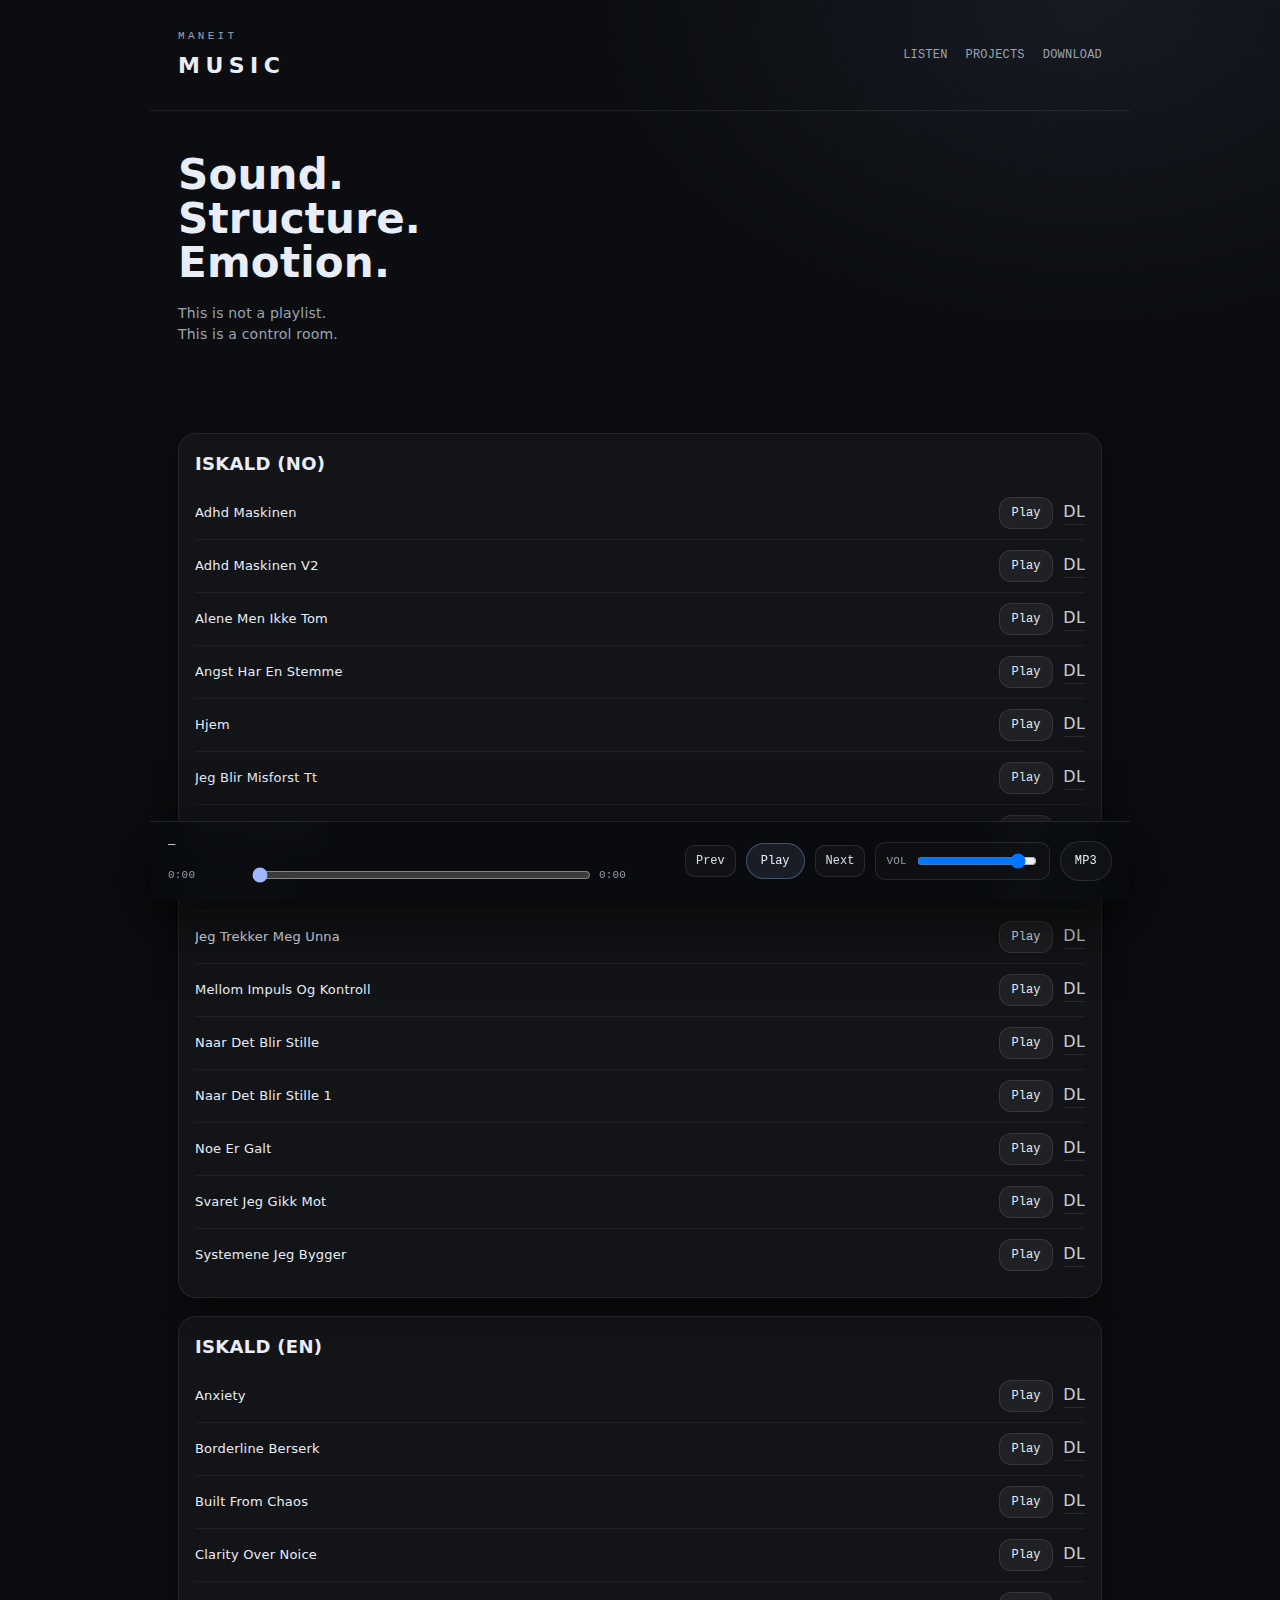
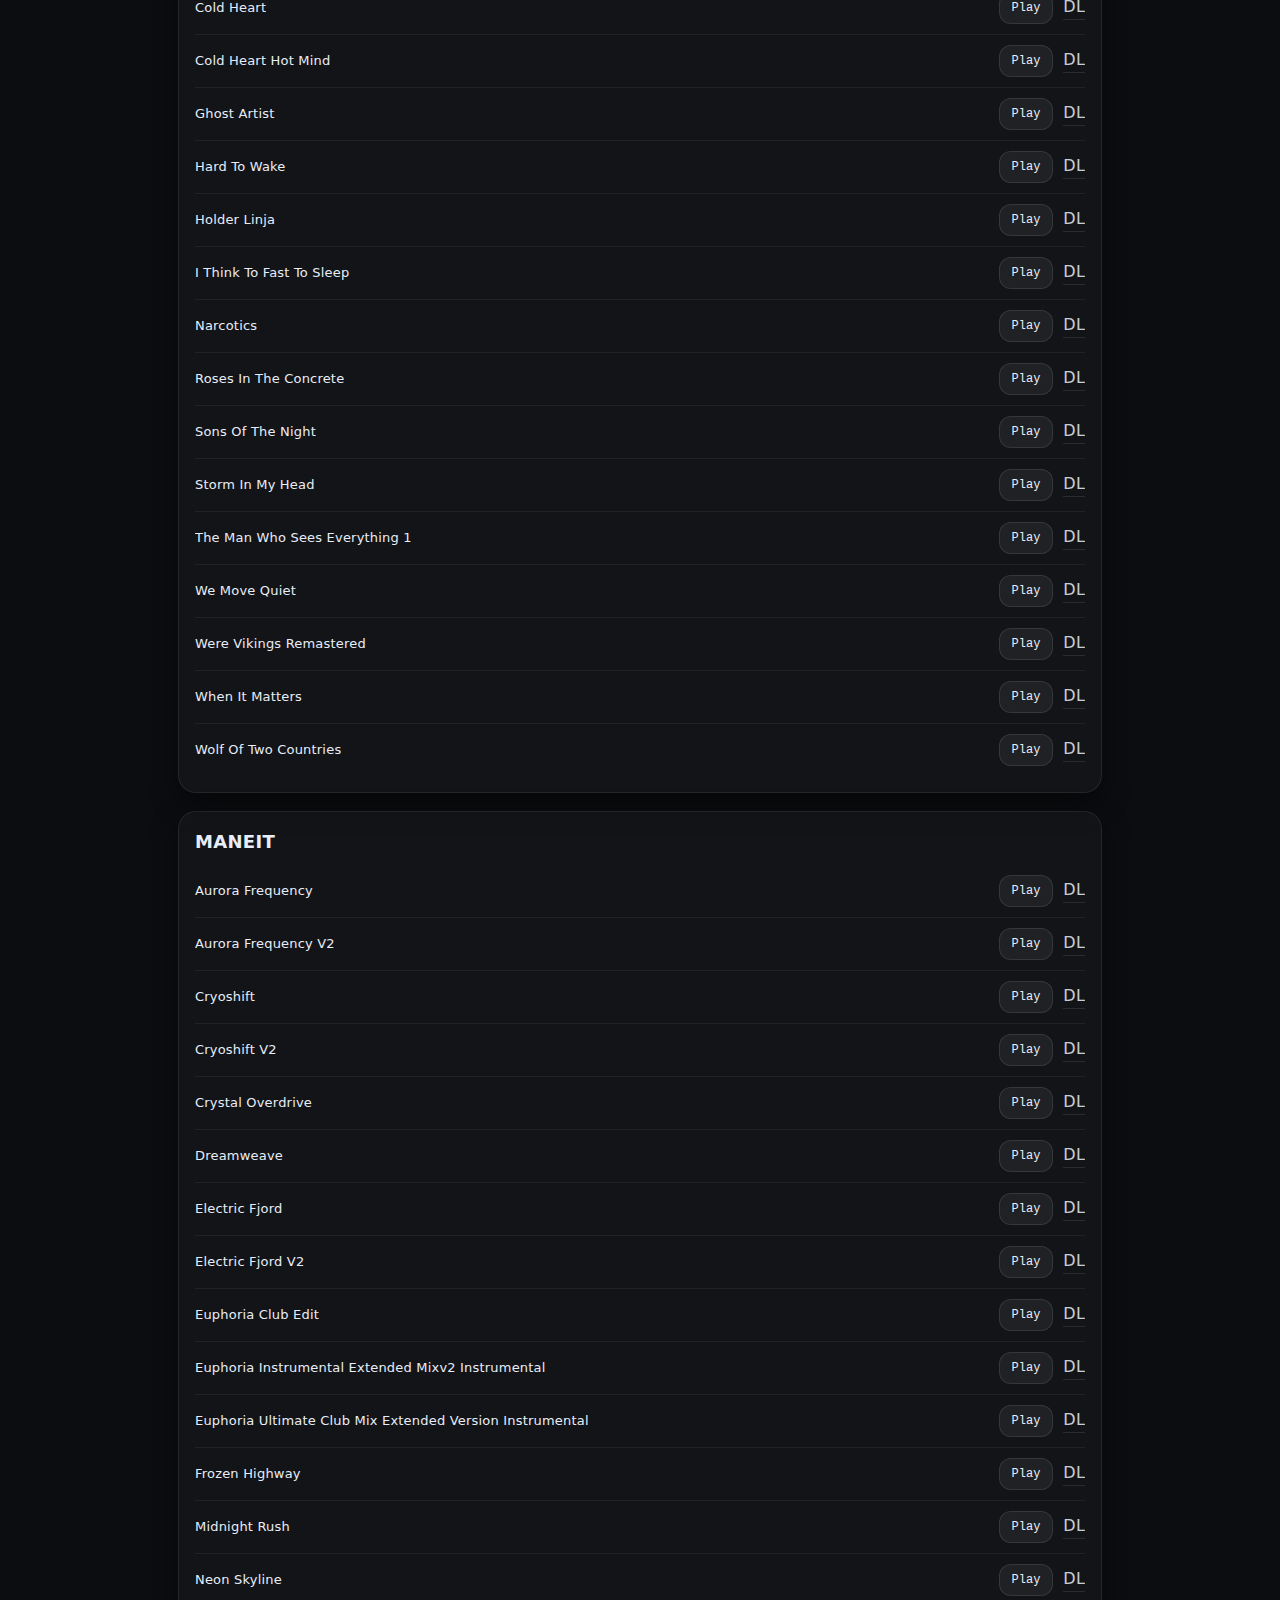
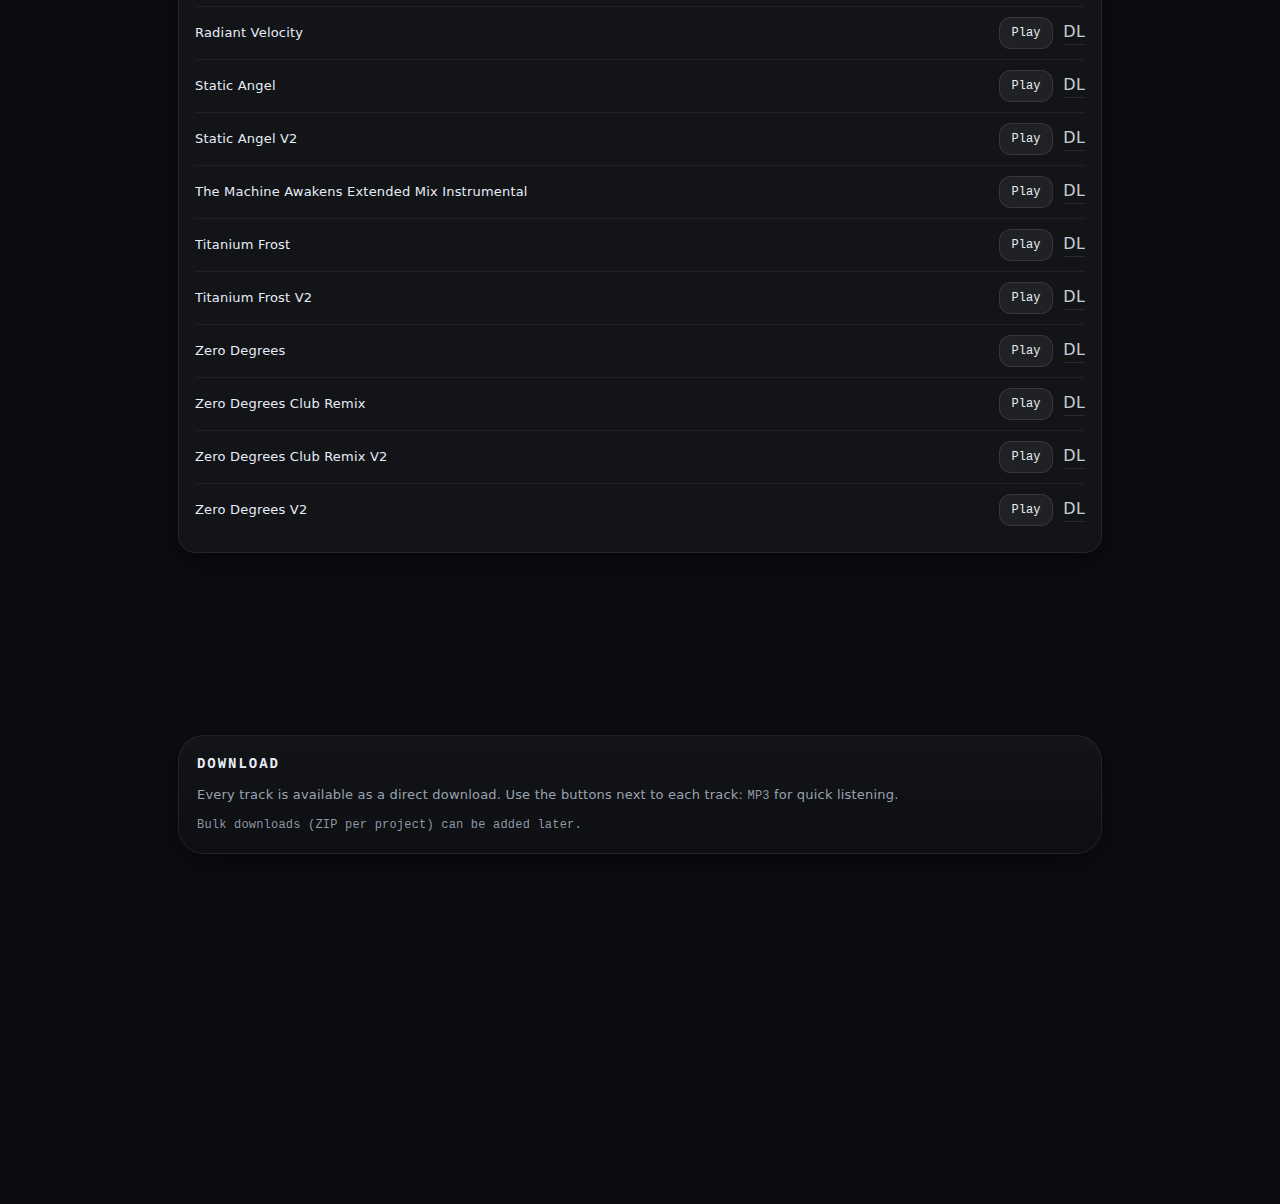
<file: index.html>
<!doctype html>
<html lang="en">
<head>
  <meta charset="utf-8" />
  <title>Maneit · Music</title>

  <meta name="viewport" content="width=device-width, initial-scale=1" />
  <meta name="description" content="Maneit Music Node — sound, structure, emotion." />

  <link rel="stylesheet" href="css/core.css" />
  <link rel="stylesheet" href="css/layout.css" />
  <link rel="stylesheet" href="css/player.css" />

  <style>
    html { scroll-behavior: smooth; }
    .anchor { scroll-margin-top: 24px; }

    .nav-link { cursor: pointer; user-select: none; }
    .nav-link:hover { color: rgba(232,237,247,0.92); }

    .download-note {
      background: linear-gradient(180deg, rgba(255,255,255,0.03), rgba(255,255,255,0.01));
      border: 1px solid var(--color-line);
      border-radius: var(--radius-lg);
      padding: var(--space-md);
      box-shadow: var(--shadow-soft);
    }
    .download-note h3 {
      font-size: 14px;
      font-family: var(--font-mono);
      letter-spacing: 0.14em;
      text-transform: uppercase;
      margin: 0 0 10px 0;
    }
    .download-note p {
      font-size: 13px;
      line-height: 1.6;
      color: var(--color-muted);
    }
    .download-note .mono {
      font-family: var(--font-mono);
      font-size: 12px;
      color: rgba(154,163,178,0.95);
    }

    /* Visible audio error banner */
    .audio-error {
      max-width: var(--max-width);
      margin: 14px auto 0;
      padding: 12px 14px;
      border-radius: var(--radius-md);
      border: 1px solid rgba(255,255,255,0.10);
      background: rgba(255, 90, 90, 0.08);
      color: rgba(232,237,247,0.92);
      font-family: var(--font-mono);
      font-size: 12px;
      display: none;
      white-space: pre-wrap;
    }
    .audio-error strong { color: rgba(255, 170, 170, 0.95); }

    /* Mini controls + volume (matches your existing look) */
    .player-right { display: flex; align-items: center; gap: 10px; flex-wrap: wrap; }

    .player-right .mini {
      border: 1px solid rgba(255,255,255,0.10);
      background: rgba(255,255,255,0.03);
      color: rgba(232,237,247,0.92);
      border-radius: 10px;
      padding: 8px 10px;
      font-family: var(--font-mono);
      font-size: 12px;
      cursor: pointer;
      user-select: none;
      transition: transform .06s ease, background .12s ease, border-color .12s ease;
      white-space: nowrap;
    }
    .player-right .mini:hover { background: rgba(255,255,255,0.06); }
    .player-right .mini:active { transform: translateY(1px); }
    .player-right .mini.on {
      border-color: rgba(110,231,255,0.35);
      background: rgba(110,231,255,0.12);
    }

    .vol {
      display: inline-flex;
      align-items: center;
      gap: 8px;
      border: 1px solid rgba(255,255,255,0.10);
      background: rgba(255,255,255,0.02);
      color: rgba(154,163,178,0.95);
      border-radius: 10px;
      padding: 8px 10px;
      font-family: var(--font-mono);
      font-size: 11px;
      white-space: nowrap;
    }
    .vol input[type="range"] { width: 120px; }

    /* Ensure last tracks aren't blocked by fixed player */
    .content { padding-bottom: 260px; }
  </style>
</head>

<body>

  <header class="site-header">
    <div class="brand">
      <div class="brand-kicker">MANEIT</div>
      <h1 class="brand-title">MUSIC</h1>
    </div>

    <nav class="site-nav">
      <span class="nav-item nav-link" data-jump="#listen">LISTEN</span>
      <span class="nav-item nav-link" data-jump="#projects">PROJECTS</span>
      <span class="nav-item nav-link" data-jump="#download">DOWNLOAD</span>
    </nav>
  </header>

  <div class="audio-error" id="audioError"></div>

  <section class="hero">
    <h2>Sound.<br>Structure.<br>Emotion.</h2>
    <p>
      This is not a playlist.<br>
      This is a control room.
    </p>
  </section>

  <main class="content">
    <div id="listen" class="anchor"></div>
    <div id="projects" class="anchor"></div>

    <!-- UI renders projects here -->
    <section class="projects" id="projectsList"></section>

    <div style="height: 18px;"></div>

    <div id="download" class="anchor"></div>
    <section class="download-note">
      <h3>Download</h3>
      <p>
        Every track is available as a direct download.
        Use the buttons next to each track:
        <span class="mono">MP3</span> for quick listening.
      </p>
      <p class="mono" style="margin-top:10px;">
        Bulk downloads (ZIP per project) can be added later.
      </p>
    </section>

    <div style="height: 90px;"></div>
  </main>

  <!-- PLAYER (stable markup) -->
  <footer class="player" id="player" hidden>
    <div class="player-inner">
      <div class="player-left">
        <div class="player-title" id="player-title">—</div>

        <div class="player-meta">
          <div class="player-time" id="time-now">0:00</div>

          <input
            class="player-progress"
            id="progress"
            type="range"
            min="0"
            max="1000"
            value="0"
            step="1"
            aria-label="Track position"
          />

          <div class="player-time" id="time-total">0:00</div>
        </div>
      </div>

      <div class="player-right">
        <button id="prevBtn" class="mini" type="button" title="Previous">Prev</button>

        <button id="playPause" class="primary" type="button">Play</button>

        <button id="nextBtn" class="mini" type="button" title="Next">Next</button>

        <label class="vol" title="Volume">
          VOL
          <input id="vol" type="range" min="0" max="1" step="0.01" value="0.9" aria-label="Volume" />
        </label>

        <a id="downloadMp3" href="#" download>MP3</a>
      </div>

      <audio id="audio" preload="metadata"></audio>
    </div>
  </footer>

  <!-- Scripts (NO inline JS) -->
  <script src="js/player.js" defer></script>
  <script src="js/ui.js" defer></script>

  <!-- Tiny nav-jump script only (safe) -->
  <script defer>
    document.querySelectorAll("[data-jump]").forEach(el => {
      el.addEventListener("click", () => {
        const sel = el.getAttribute("data-jump");
        const target = document.querySelector(sel);
        if (target) target.scrollIntoView({ behavior: "smooth", block: "start" });
      });
    });
  </script>

</body>
</html>
</file>
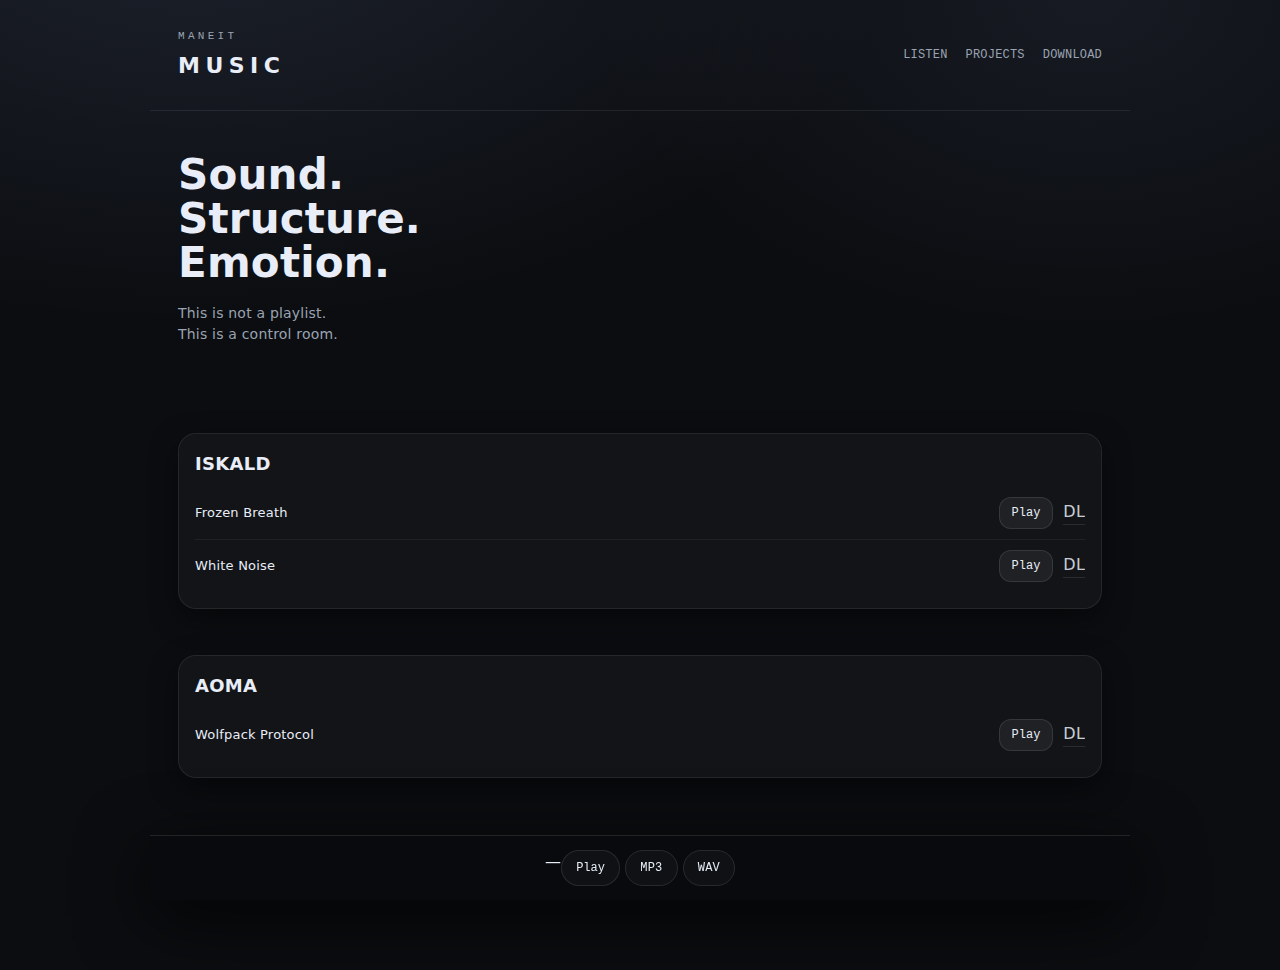
<file: public/index.html>
<!doctype html>
<html lang="en">
<head>
  <meta charset="utf-8" />
  <title>Maneit · Music</title>

  <meta name="viewport" content="width=device-width, initial-scale=1" />
  <meta name="description" content="Maneit Music Node — sound, structure, emotion." />

  <!-- Core styles -->
  <link rel="stylesheet" href="/css/core.css" />
  <link rel="stylesheet" href="/css/layout.css" />
  <link rel="stylesheet" href="/css/player.css" />
</head>

<body>

  <!-- ========================= -->
  <!-- HEADER -->
  <!-- ========================= -->
  <header class="site-header">
    <div class="brand">
      <div class="brand-kicker">MANEIT</div>
      <h1 class="brand-title">MUSIC</h1>
    </div>

    <nav class="site-nav">
      <span class="nav-item">LISTEN</span>
      <span class="nav-item">PROJECTS</span>
      <span class="nav-item">DOWNLOAD</span>
    </nav>
  </header>

  <!-- ========================= -->
  <!-- HERO -->
  <!-- ========================= -->
  <section class="hero">
    <h2>Sound.<br>Structure.<br>Emotion.</h2>
    <p>
      This is not a playlist.<br>
      This is a control room.
    </p>
  </section>

  <!-- ========================= -->
  <!-- PROJECT / TRACK LIST -->
  <!-- ========================= -->
  <main class="content">

    <section class="projects" id="projects">
      <!-- injected from tracks.json later -->
    </section>

  </main>

  <!-- ========================= -->
  <!-- PLAYER (FOCUS MODE) -->
  <!-- ========================= -->
  <footer class="player" id="player" hidden>
    <div class="player-info">
      <span id="player-title">—</span>
    </div>

    <div class="player-controls">
      <button id="playPause">Play</button>
      <a id="downloadMp3" href="#" download>MP3</a>
      <a id="downloadWav" href="#" download>WAV</a>
    </div>

    <audio id="audio"></audio>
  </footer>

  <!-- Scripts (kommer senere) -->
  <script src="/js/player.js" defer></script>
  <script src="/js/ui.js" defer></script>

</body>
</html>
</file>
<file: css/layout.css>
/* ============================= */
/* MANEIT MUSIC — LAYOUT (v2) */
/* ============================= */

/* -------- Global width control -------- */
:root {
  --max-width: 980px;
}

/* -------- Header -------- */
.site-header {
  display: flex;
  justify-content: space-between;
  align-items: center;

  padding: var(--space-lg);
  border-bottom: 1px solid var(--color-line);

  max-width: var(--max-width);
  margin: 0 auto;
}

.brand {
  display: flex;
  flex-direction: column;
  gap: 4px;
}

.brand-kicker {
  font-family: var(--font-mono);
  font-size: 11px;
  letter-spacing: 0.3em;
  color: var(--color-muted);
}

.brand-title {
  font-size: 22px;
  letter-spacing: 0.25em;
}

.site-nav {
  display: flex;
  gap: var(--space-md);
  font-family: var(--font-mono);
  font-size: 12px;
  color: var(--color-muted);
}

/* -------- Hero -------- */
.hero {
  max-width: var(--max-width);
  margin: 0 auto;

  padding: var(--space-xl) var(--space-lg);
}

.hero h2 {
  font-size: 42px;
  line-height: 1.05;
  margin-bottom: var(--space-md);
}

.hero p {
  font-size: 14px;
}

/* -------- Main content -------- */
.content {
  max-width: var(--max-width);
  margin: 0 auto;
  padding: var(--space-lg);
}

/* -------- Projects -------- */
.projects {
  display: flex;
  flex-direction: column;
  gap: var(--space-lg);
}

/* -------- Project card -------- */
.project {
  background: linear-gradient(
    180deg,
    rgba(255,255,255,0.03),
    rgba(255,255,255,0.01)
  );
  border: 1px solid var(--color-line);
  border-radius: var(--radius-lg);
  padding: var(--space-md);
  box-shadow: var(--shadow-soft);
}

.project-title {
  font-size: 18px;
  margin-bottom: var(--space-sm);
}

/* -------- Track row -------- */
.track {
  display: grid;
  grid-template-columns: 1fr auto;
  align-items: center;

  padding: var(--space-sm) 0;
  border-top: 1px solid var(--color-line);
}

.track:first-of-type {
  border-top: none;
}

.track-title {
  font-size: 13px;
}

/* -------- Track actions -------- */
.track-actions {
  display: flex;
  gap: var(--space-sm);
}

/* -------- Footer player -------- */
.player {
  max-width: var(--max-width);
  margin: 0 auto;
}
</file>
<file: css/player.css>
/* ============================= */
/* MANEIT MUSIC — PLAYER (v2) */
/* ============================= */

.player {
  position: fixed;
  left: 0;
  right: 0;
  bottom: 0;

  /* control room: darker & denser */
  background: rgba(8, 10, 14, 0.88);
  backdrop-filter: blur(14px);

  border-top: 1px solid rgba(255,255,255,0.10);
  box-shadow: 0 18px 70px rgba(0,0,0,0.75);

  padding: 14px 18px;

  /* center the whole control strip */
  display: flex;
  justify-content: center;
}

.player-inner {
  width: 100%;
  max-width: var(--max-width);
  display: grid;
  grid-template-columns: 1fr auto;
  gap: 14px;
  align-items: center;
}

/* Left side: title + time/progress */
.player-left {
  display: flex;
  flex-direction: column;
  gap: 10px;
}

.player-title {
  font-family: var(--font-mono);
  font-size: 12px;
  letter-spacing: 0.12em;
  text-transform: uppercase;
  color: rgba(232,237,247,0.92);
  white-space: nowrap;
  overflow: hidden;
  text-overflow: ellipsis;
}

.player-meta {
  display: grid;
  grid-template-columns: auto 1fr auto;
  gap: 10px;
  align-items: center;
}

.player-time {
  font-family: var(--font-mono);
  font-size: 11px;
  color: rgba(154,163,178,0.95);
  min-width: 72px;
}

/* Progress bar */
.player-progress {
  width: 100%;
  accent-color: var(--color-accent);
  height: 18px;
}

/* Right side: buttons */
.player-right {
  display: flex;
  gap: 10px;
  align-items: center;
}

.player button,
.player a {
  font-family: var(--font-mono);
  font-size: 12px;

  border: 1px solid rgba(255,255,255,0.10);
  background: rgba(255,255,255,0.03);
  color: var(--color-text);

  padding: 10px 14px;
  border-radius: 999px;

  transition: background 120ms ease, border-color 120ms ease, transform 120ms ease;
  user-select: none;
}

.player button:hover,
.player a:hover {
  border-color: rgba(159,183,255,0.35);
  background: rgba(255,255,255,0.06);
  transform: translateY(-1px);
}

.player button.primary {
  border-color: rgba(159,183,255,0.35);
  background: rgba(159,183,255,0.10);
}

/* Hide WAV button cleanly when absent */
.player a[hidden] {
  display: none !important;
}
</file>
<file: css/core.css>
/* ============================= */
/* MANEIT MUSIC — CORE */
/* ============================= */

/* -------- Reset -------- */
*,
*::before,
*::after {
  box-sizing: border-box;
}

html, body {
  margin: 0;
  padding: 0;
}

body {
  min-height: 100vh;
}

/* -------- Root variables -------- */
:root {
  /* Colors */
  --color-bg: #0b0d10;
  --color-panel: #0f131a;
  --color-panel-soft: #0c1016;

  --color-text: #e8edf7;
  --color-muted: #9aa3b2;
  --color-line: rgba(255, 255, 255, 0.08);

  --color-accent: #9fb7ff; /* icy blue */
  --color-accent-soft: rgba(159, 183, 255, 0.15);

  /* Typography */
  --font-sans: ui-sans-serif, system-ui, -apple-system,
               "Segoe UI", Roboto, Helvetica, Arial, sans-serif;

  --font-mono: ui-monospace, SFMono-Regular, Menlo, Monaco,
               Consolas, "Liberation Mono", monospace;

  /* Spacing */
  --space-xs: 6px;
  --space-sm: 10px;
  --space-md: 18px;
  --space-lg: 28px;
  --space-xl: 42px;

  /* Radius */
  --radius-sm: 10px;
  --radius-md: 18px;
  --radius-lg: 26px;

  /* Effects */
  --shadow-soft: 0 10px 30px rgba(0,0,0,0.45);
  --shadow-hard: 0 20px 60px rgba(0,0,0,0.6);
}

/* -------- Base body -------- */
body {
  background:
    radial-gradient(1200px 700px at 15% -10%, rgba(159,183,255,0.12), transparent 60%),
    radial-gradient(900px 600px at 85% 0%, rgba(159,183,255,0.08), transparent 55%),
    var(--color-bg);

  color: var(--color-text);
  font-family: var(--font-sans);
  letter-spacing: 0.2px;
  line-height: 1.5;
}

/* -------- Text defaults -------- */
h1, h2, h3, h4, h5 {
  margin: 0;
  font-weight: 600;
}

p {
  margin: 0;
  color: var(--color-muted);
}

a {
  color: inherit;
  text-decoration: none;
}

/* -------- Buttons & links -------- */
button {
  font-family: var(--font-mono);
  font-size: 12px;
  border: 1px solid var(--color-line);
  background: rgba(255,255,255,0.03);
  color: var(--color-text);
  border-radius: 999px;
  padding: 10px 14px;
  cursor: pointer;
}

button:hover {
  border-color: var(--color-accent);
  background: rgba(255,255,255,0.05);
}

/* -------- Utility -------- */
.hidden {
  display: none !important;
}

.mono {
  font-family: var(--font-mono);
}

.muted {
  color: var(--color-muted);
}
</file>
